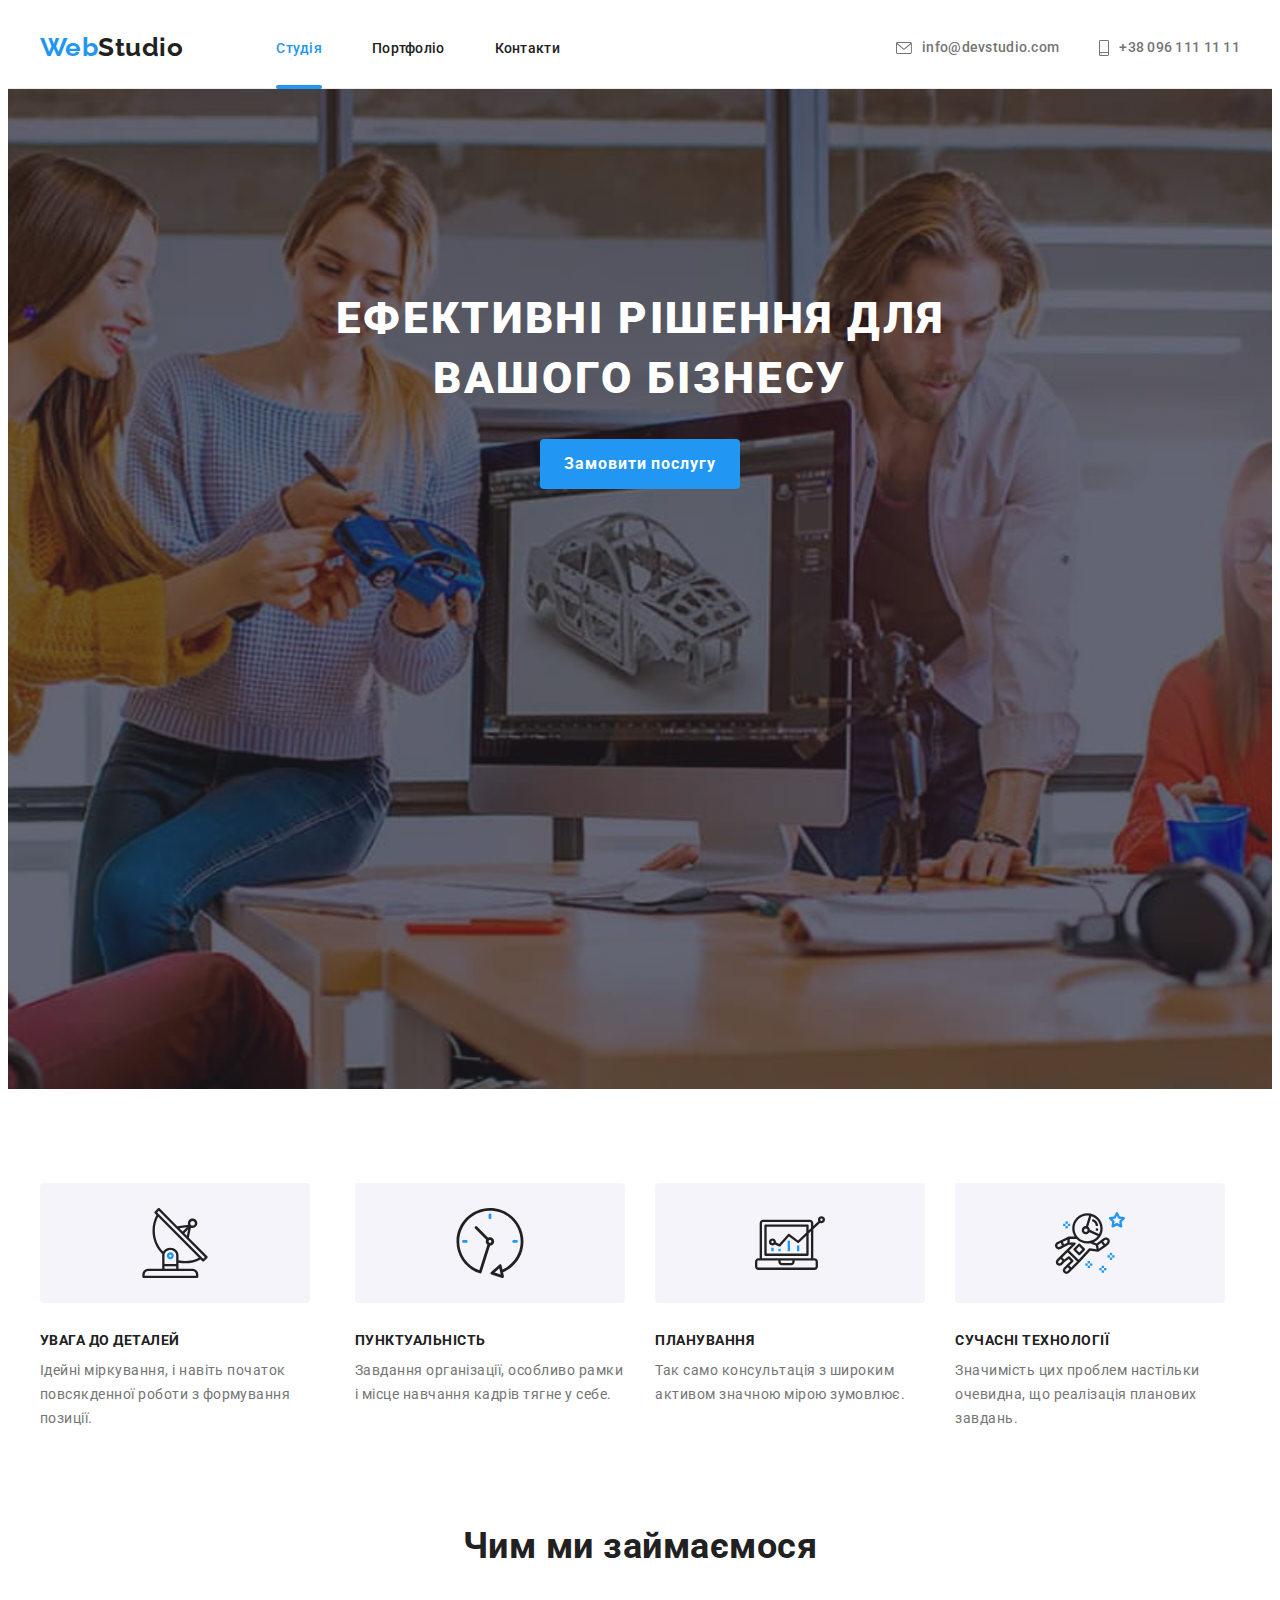
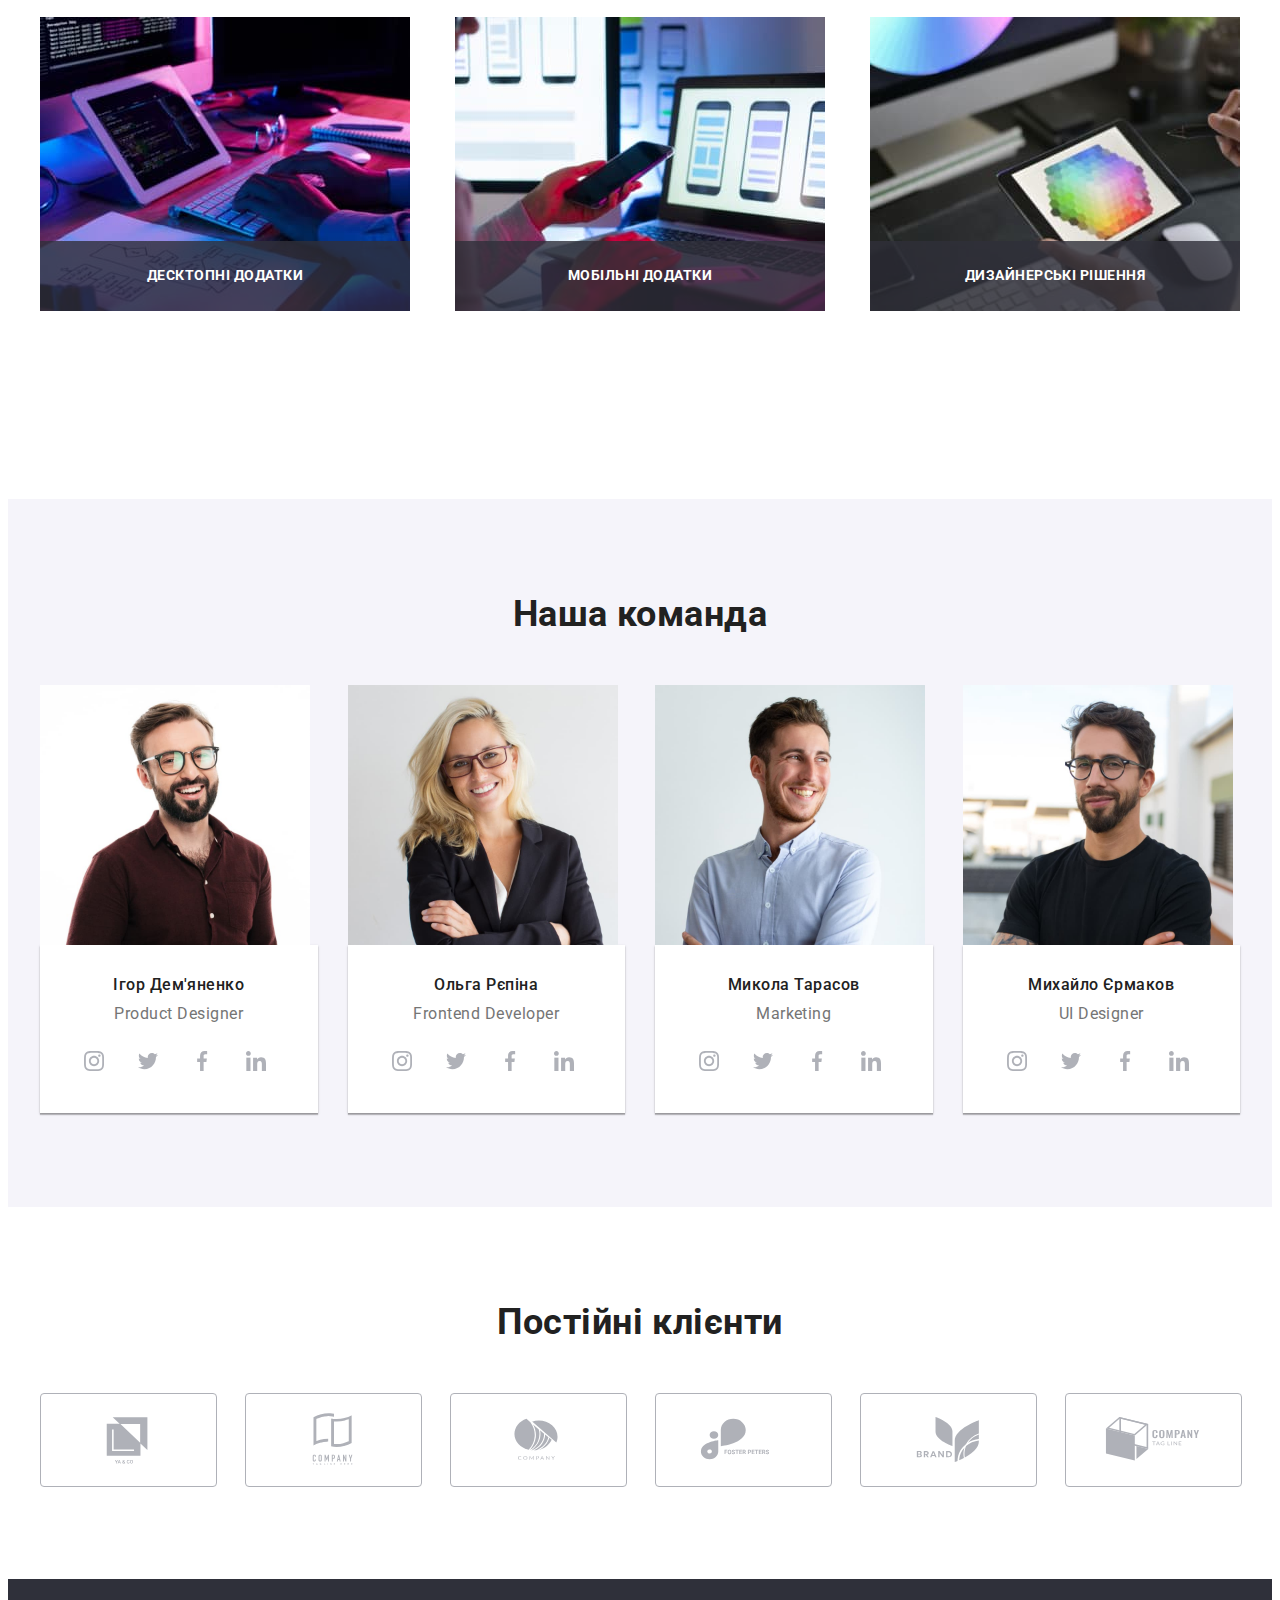
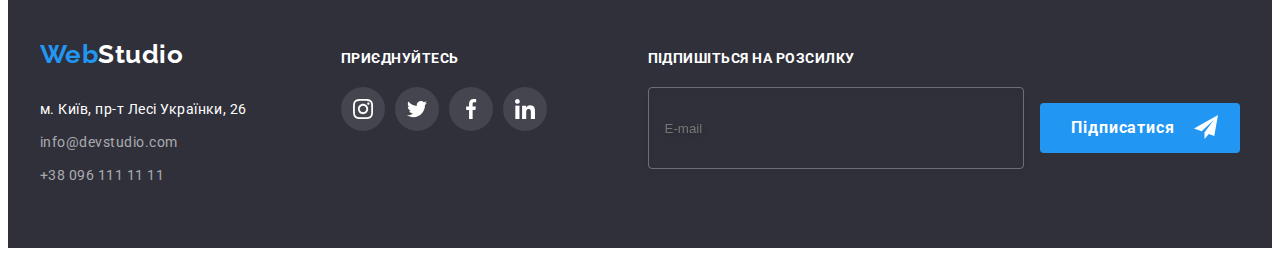
<file: index.html>
<!DOCTYPE html>
<html lang="uk">
  <head>
    <meta charset="UTF-8" />
    <meta http-equiv="X-UA-Compatible" content="IE=edge" />
    <meta name="viewport" content="width=device-width, initial-scale=1.0" />
    <title>WebStudio</title>
    <link href="https://fonts.googleapis.com/css2?family=Raleway:wght@700&family=Roboto:wght@400;500;700;900&display=swap" rel="stylesheet" />
    <link
      rel="stylesheet"
      href="https://cdnjs.cloudflare.com/ajax/libs/modern-normalize/1.1.0/modern-normalize.min.css"
      integrity="sha512-wpPYUAdjBVSE4KJnH1VR1HeZfpl1ub8YT/NKx4PuQ5NmX2tKuGu6U/JRp5y+Y8XG2tV+wKQpNHVUX03MfMFn9Q=="
      crossorigin="anonymous"
      referrerpolicy="no-referrer"
    />
    <link rel="stylesheet" href="./css/main.min.css" />
  </head>

  <body>
    <header class="header">
      <div class="container">
        <div class="header__container">
          <nav class="header__flex">
            <a lang="en" href="./index.html" class="logo">Web<span class="logo logo--accent">Studio</span></a>
            <ul class="header__nav">
              <li><a class="header__link header__link--current" href="./index.html">Студія</a></li>
              <li><a class="header__link" href="./portfolio.html">Портфоліо</a></li>
              <li><a class="header__link" href="#">Контакти</a></li>
            </ul>
          </nav>
          <ul class="header__contact">
            <li>
              <a class="header__contact-link" lang="en" href="mailto:info@devstudio.com">
                <svg width="16" height="12" class="mail">
                  <use href="./images/icons.svg#icon-envelope"></use>
                </svg>
                info@devstudio.com</a
              >
            </li>
            <li>
              <a class="header__contact-link" href="tel:+30961111111">
                <svg width="10" height="16" class="smartph">
                  <use href="./images/icons.svg#icon-phone"></use>
                </svg>
                +38 096 111 11 11
              </a>
            </li>
          </ul>
        </div>
      </div>
    </header>
    <main>
      <section class="hero">
        <h1 class="hero__title">
          Ефективні рішення для <br />
          вашого бізнесу
        </h1>
        <div class="hero__button">
          <button class="button" type="button" data-modal-open>Замовити послугу</button>
        </div>
      </section>

      <section class="features">
        <div class="container">
          <h2 hidden>Наші переваги</h2>
          <ul class="features__list">
            <li>
              <div class="fuatures__icons">
                <svg width="70" height="70">
                  <use href="./images/icons.svg#icon-antenna-1"></use>
                </svg>
              </div>
              <h3 class="features__caption">Увага до деталей</h3>
              <p class="features__p">Ідейні міркування, і навіть початок повсякденної роботи з формування позиції.</p>
            </li>
            <li>
              <div class="fuatures__icons">
                <svg width="70" height="70">
                  <use href="./images/icons.svg#icon-clock-1"></use>
                </svg>
              </div>
              <h3 class="features__caption">Пунктуальність</h3>
              <p class="features__p">Завдання організації, особливо рамки і місце навчання кадрів тягне у себе.</p>
            </li>
            <li>
              <div class="fuatures__icons">
                <svg width="70" height="70">
                  <use href="./images/icons.svg#icon-diagram-1"></use>
                </svg>
              </div>
              <h3 class="features__caption">Планування</h3>
              <p class="features__p">Так само консультація з широким активом значною мірою зумовлює.</p>
            </li>
            <li>
              <div class="fuatures__icons">
                <svg width="70" height="70">
                  <use href="./images/icons.svg#icon-astronaut-1"></use>
                </svg>
              </div>
              <h3 class="features__caption">Сучасні технології</h3>
              <p class="features__p">Значимість цих проблем настільки очевидна, що реалізація планових завдань.</p>
            </li>
          </ul>
        </div>
      </section>

      <section class="works">
        <div class="container">
          <h2 class="works__title">Чим ми займаємося</h2>
          <ul class="works__list">
            <li class="works__position">
              <img class="works__img" src="./images/tablet_and_keybord.jpg" alt="Руки набирають текст на планшеті за допомогою стаціонарної клавіатури" width="370" height="294" />
              <p class="works__cards">Десктопні додатки</p>
            </li>

            <li class="works__position">
              <img class="works__img" src="./images/smarthon_and_laptop.jpg" alt="Людина тримає телефон одночасно працюючи на ноутбуці" width="370" />
              <p class="works__cards">Мобільні додатки</p>
            </li>

            <li class="works__position">
              <img class="works__img" src="./images/tablet.jpg" alt="Людина працює в програмі на планшеті" width="370" />
              <p class="works__cards">Дизайнерські рішення</p>
            </li>
          </ul>
        </div>
      </section>
      <section class="staff">
        <div class="container">
          <h2 class="staff__title">Наша команда</h2>
          <ul class="staff__list">
            <li class="staff__cards">
              <img class="staff__img" src="./images/ihor.jpg" alt="Хлопець в окулярах посміхається" width="270" />
              <div class="staff__text">
                <h3 class="staff__caption">Ігор Дем'яненко</h3>
                <p class="staff__sub">Product Designer</p>
                <ul class="social">
                  <li class="social__items">
                    <a class="social__link" href="#">
                      <svg width="20" height="20">
                        <use href="./images/icons.svg#icon-instagram-2"></use>
                      </svg>
                    </a>
                  </li>
                  <li class="social__items">
                    <a class="social__link" href="#">
                      <svg width="20" height="20">
                        <use href="./images/icons.svg#icon-twitter-1"></use>
                      </svg>
                    </a>
                  </li>
                  <li class="social__items">
                    <a class="social__link" href="#">
                      <svg width="20" height="20">
                        <use href="./images/icons.svg#icon-facebook-1"></use>
                      </svg>
                    </a>
                  </li>
                  <li class="social__items">
                    <a class="social__link" href="#">
                      <svg width="20" height="20">
                        <use href="./images/icons.svg#icon-linkedin-1"></use>
                      </svg>
                    </a>
                  </li>
                </ul>
              </div>
            </li>
            <li class="staff__cards">
              <img class="staff__img" src="./images/olga.jpg" alt="Молода жінка в окулярах посміхається" width="270" />
              <div class="staff__text">
                <h3 class="staff__caption">Ольга Рєпіна</h3>
                <p class="staff__sub">Frontend Developer</p>
                <ul class="social">
                  <li class="social__items">
                    <a class="social__link" href="#">
                      <svg width="20" height="20">
                        <use href="./images/icons.svg#icon-instagram-2"></use>
                      </svg>
                    </a>
                  </li>
                  <li class="social__items">
                    <a class="social__link" href="#">
                      <svg width="20" height="20">
                        <use href="./images/icons.svg#icon-twitter-1"></use>
                      </svg>
                    </a>
                  </li>
                  <li class="social__items">
                    <a class="social__link" href="#">
                      <svg width="20" height="20">
                        <use href="./images/icons.svg#icon-facebook-1"></use>
                      </svg>
                    </a>
                  </li>
                  <li class="social__items">
                    <a class="social__link" href="#">
                      <svg width="20" height="20">
                        <use href="./images/icons.svg#icon-linkedin-1"></use>
                      </svg>
                    </a>
                  </li>
                </ul>
              </div>
            </li>
            <li class="staff__cards">
              <img class="staff__img" src="./images/mukola.jpg" alt="Хлопець посміхається дивлячись у сторону" width="270" />
              <div class="staff__text">
                <h3 class="staff__caption">Микола Тарасов</h3>
                <p class="staff__sub">Marketing</p>
                <ul class="social">
                  <li class="social__items">
                    <a class="social__link" href="#">
                      <svg width="20" height="20">
                        <use href="./images/icons.svg#icon-instagram-2"></use>
                      </svg>
                    </a>
                  </li>
                  <li class="social__items">
                    <a class="social__link" href="#">
                      <svg width="20" height="20">
                        <use href="./images/icons.svg#icon-twitter-1"></use>
                      </svg>
                    </a>
                  </li>
                  <li class="social__items">
                    <a class="social__link" href="#">
                      <svg width="20" height="20">
                        <use href="./images/icons.svg#icon-facebook-1"></use>
                      </svg>
                    </a>
                  </li>
                  <li class="social__items">
                    <a class="social__link" href="#">
                      <svg width="20" height="20">
                        <use href="./images/icons.svg#icon-linkedin-1"></use>
                      </svg>
                    </a>
                  </li>
                </ul>
              </div>
            </li>
            <li class="staff__cards">
              <img class="staff__img" src="./images/myhal.jpg" alt="Хлопець в окулярах зі складеними руками посміхається у камеру" width="270" />
              <div class="staff__text">
                <h3 class="staff__caption">Михайло Єрмаков</h3>
                <p class="staff__sub">UI Designer</p>
                <ul class="social">
                  <li class="social__items">
                    <a class="social__link" href="#">
                      <svg width="20" height="20">
                        <use href="./images/icons.svg#icon-instagram-2"></use>
                      </svg>
                    </a>
                  </li>
                  <li class="social__items">
                    <a class="social__link" href="#">
                      <svg width="20" height="20">
                        <use href="./images/icons.svg#icon-twitter-1"></use>
                      </svg>
                    </a>
                  </li>
                  <li class="social__items">
                    <a class="social__link" href="#">
                      <svg width="20" height="20">
                        <use href="./images/icons.svg#icon-facebook-1"></use>
                      </svg>
                    </a>
                  </li>
                  <li class="social__items">
                    <a class="social__link" href="#">
                      <svg width="20" height="20">
                        <use href="./images/icons.svg#icon-linkedin-1"></use>
                      </svg>
                    </a>
                  </li>
                </ul>
              </div>
            </li>
          </ul>
        </div>
      </section>
      <section class="clients">
        <div class="container">
          <h2 class="clients__title">Постійні клієнти</h2>
          <ul class="clients__list">
            <li class="clients__items">
              <a class="clients__link" href="#">
                <svg width="106" height="60">
                  <use href="./images/icons.svg#icon-ya-and-co-1"></use>
                </svg>
              </a>
            </li>
            <li class="clients__items">
              <a class="clients__link" href="#">
                <svg width="106" height="60">
                  <use href="./images/icons.svg#icon-company-taglinehere-1"></use>
                </svg>
              </a>
            </li>
            <li class="clients__items">
              <a class="clients__link" href="#">
                <svg width="106" height="60">
                  <use href="./images/icons.svg#icon-company-1"></use>
                </svg>
              </a>
            </li>
            <li class="clients__items">
              <a class="clients__link" href="#">
                <svg width="106" height="60">
                  <use href="./images/icons.svg#icon-foster-peters-1"></use>
                </svg>
              </a>
            </li>
            <li class="clients__items">
              <a class="clients__link" href="#">
                <svg width="106" height="60">
                  <use href="./images/icons.svg#icon-brand-1"></use>
                </svg>
              </a>
            </li>
            <li class="clients__items">
              <a class="clients__link" href="#">
                <svg width="106" height="60">
                  <use href="./images/icons.svg#icon-company-tagline-1"></use>
                </svg>
              </a>
            </li>
          </ul>
        </div>
      </section>
    </main>
    <footer class="footer">
      <div class="container">
        <div class="footer__flex">
          <div class="footer__logo">
            <a class="logo" lang="en" href="./index.html">Web<span class="logo logo--footer">Studio</span></a>
            <address class="address">
              <ul class="address__list">
                <li class="address__link">
                  <a class="address__map" href="https://goo.gl/maps/CPtrU1FHBa2aNyZL9" target="_blank" rel="noopener noreferrer nofollow">м. Київ, пр-т Лесі Українки, 26</a>
                </li>
                <li class="address__link">
                  <a class="address__contact" lang="en" href="mailto:info@devstudio.com">info@devstudio.com</a>
                </li>
                <li>
                  <a class="address__contact" href="tel:+380961111111">+38 096 111 11 11</a>
                </li>
              </ul>
            </address>
          </div>
          <div class="footer__socials">
            <p class="footer__p">приєднуйтесь</p>

            <ul class="social">
              <li class="social__items">
                <a class="social__footer" href="#">
                  <svg class="social-icons" width="20" height="20">
                    <use href="./images/icons.svg#icon-instagram-2"></use>
                  </svg>
                </a>
              </li>
              <li class="social__items">
                <a class="social__footer" href="#">
                  <svg width="20" height="20">
                    <use href="./images/icons.svg#icon-twitter-1"></use>
                  </svg>
                </a>
              </li>
              <li class="social__items">
                <a class="social__footer" href="#">
                  <svg width="20" height="20">
                    <use href="./images/icons.svg#icon-facebook-1"></use>
                  </svg>
                </a>
              </li>
              <li class="social__items">
                <a class="social__footer" href="#">
                  <svg width="20" height="20">
                    <use href="./images/icons.svg#icon-linkedin-1"></use>
                  </svg>
                </a>
              </li>
            </ul>
          </div>
          <div class="subscribes">
            <h2 class="footer__p">Підпишіться на розсилку</h2>

            <form name="form-subscribes" autocomplete="on">
              <label for="email-sub"></label>
              <input class="subscribes__input" id="email-sub" type="email" name="email-sub" placeholder="E-mail" required />
              <button class="subscribes__button" type="submit">
                Підписатися
                <svg class="icon-send" width="24" height="24">
                  <use href="./images/icons.svg#icon-icon-send"></use>
                </svg>
              </button>
            </form>
          </div>
        </div>
      </div>
    </footer>

    <div class="backdrop is-hidden" data-modal>
      <div class="modal">
        <button type="button" data-modal-close class="modal__closed button-close">
          <svg width="18" height="18">
            <use href="./images/icons.svg#icon-close-black-18dp-2-1-1"></use>
          </svg>
        </button>
        <h2 class="modal__title">Залиште свої дані, ми вам передзвонимо</h2>
        <form name="contact-form" autocomplete="on">
          <label class="modal__label" for="user-name">Ім'я</label>
          <div class="modal__field">
            <input class="modal__input" id="user-name" type="text" name="user-name" required />
            <svg class="modal__icon" width="18" height="18">
              <use href="./images/icons.svg#icon-user"></use>
            </svg>
          </div>

          <label class="modal__label" for="user-tel">Телефон</label>
          <div class="modal__field">
            <input class="modal__input" id="user-tel" type="tel" name="user-tel" required />
            <svg class="modal__icon" width="18" height="18">
              <use href="./images/icons.svg#icon-phone-modal"></use>
            </svg>
          </div>

          <label class="modal__label" for="user-email">Пошта</label>
          <div class="modal__field">
            <input class="modal__input" id="user-email" type="email" name="user-email" required />
            <svg class="modal__icon" width="18" height="18">
              <use href="./images/icons.svg#icon-email-modal"></use>
            </svg>
          </div>

          <label class="modal__label" for="user-comment">Коментар</label>
          <textarea class="modal__textarea" name="user-comment" id="user-comment" placeholder="Введіть текст"></textarea>

          <div class="checkbox">
            <input class="checkbox__input" id="term-checkbox" type="checkbox" name="term-checkbox" required />
            <svg class="checkbox__icon icon-check" width="16" height="15">
              <use href="./images/icons.svg#icon-Vector"></use>
            </svg>

            <label class="checkbox__title" for="term-checkbox">Погоджуюся з розсилкою та приймаю <a class="checkbox__link" href="#">Умови договору</a></label>
          </div>

          <button class="submit-button button" type="submit">Відправити</button>
        </form>
      </div>
    </div>

    <script src="./js/modal.js"></script>
  </body>
</html>
</file>
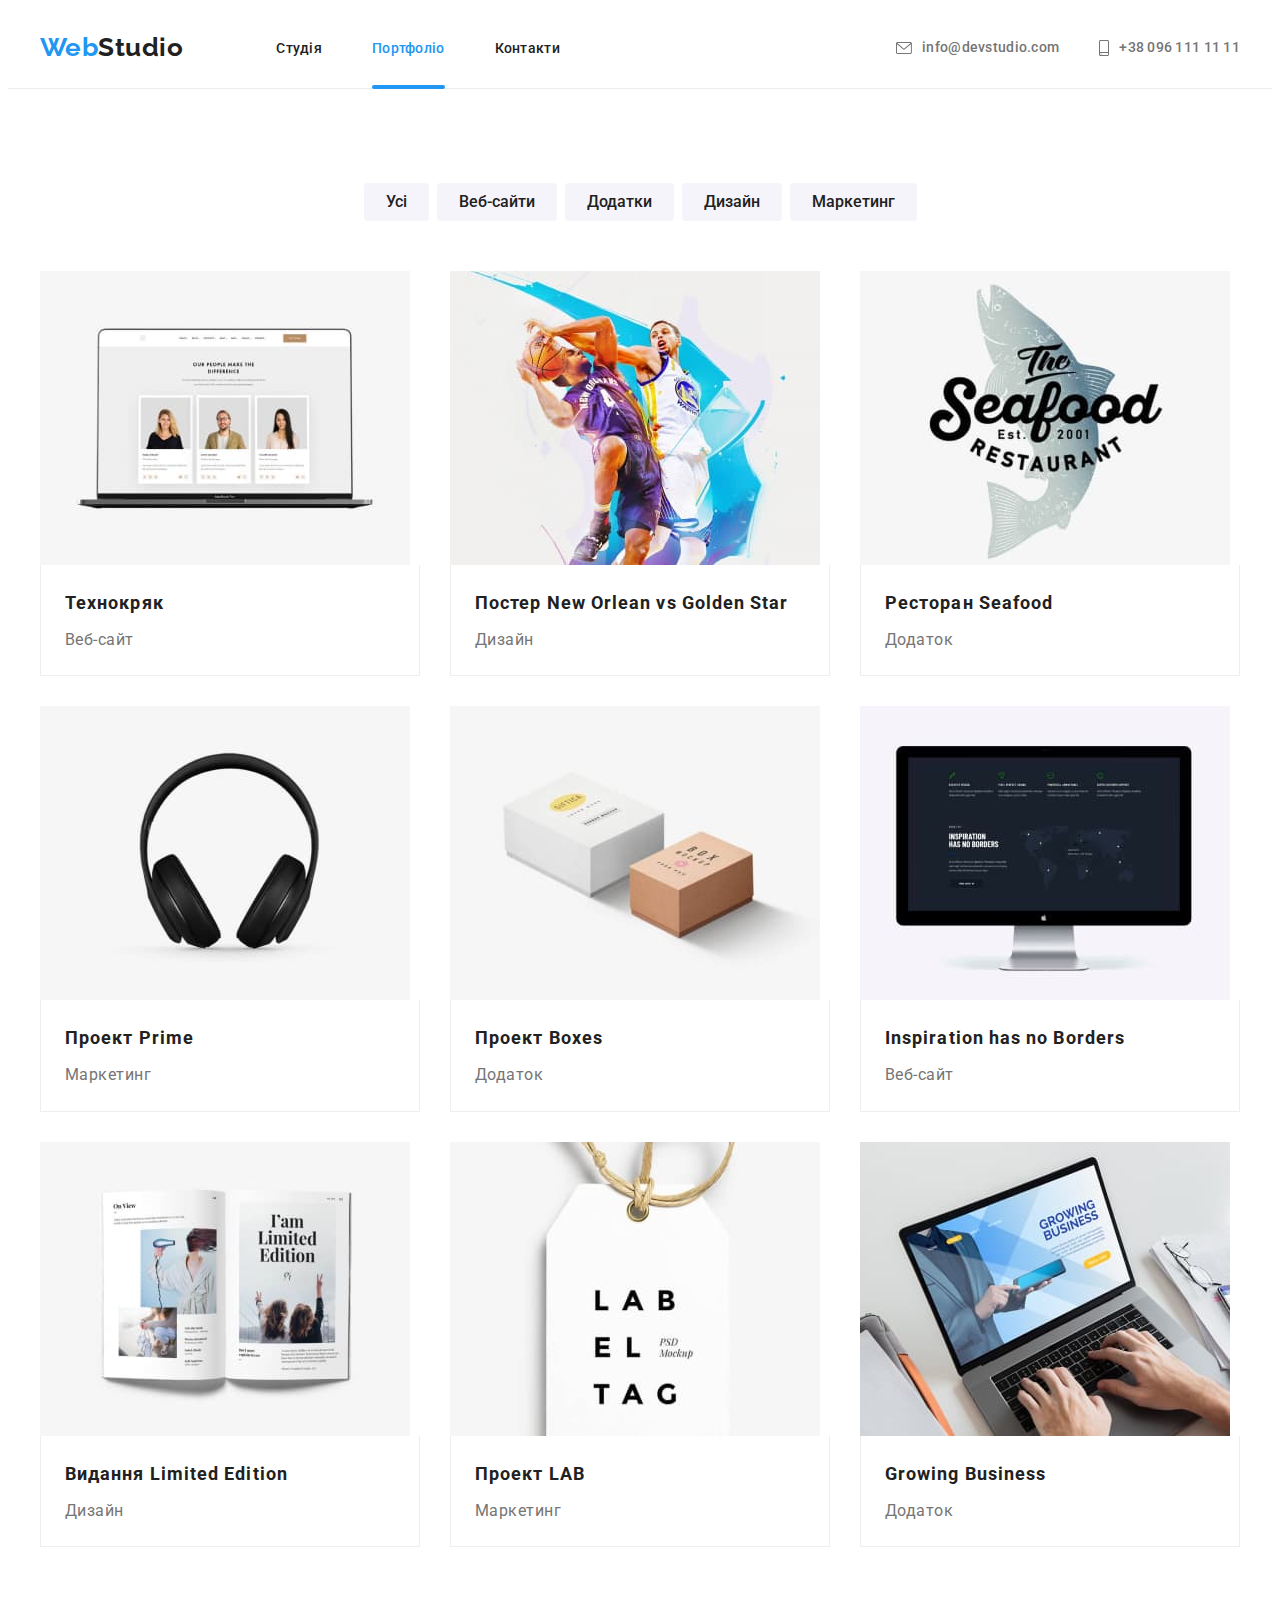
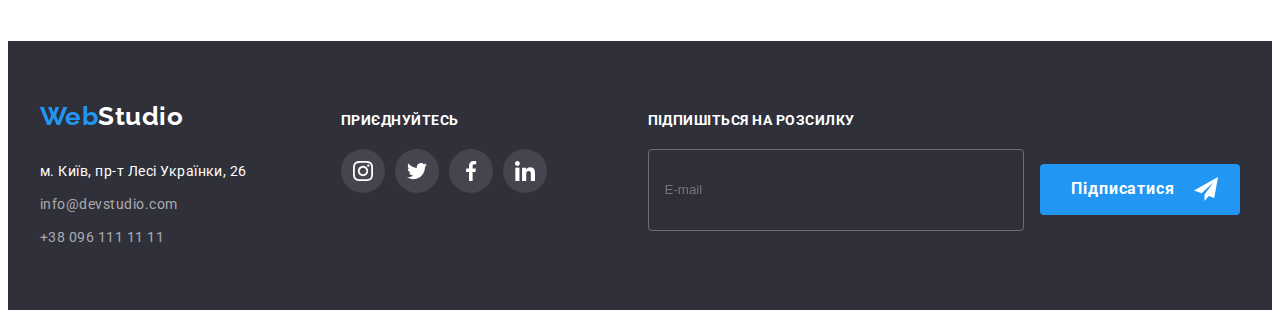
<file: portfolio.html>
<!DOCTYPE html>
<html lang="uk">
  <head>
    <meta charset="UTF-8" />
    <meta http-equiv="X-UA-Compatible" content="IE=edge" />
    <meta name="viewport" content="width=device-width, initial-scale=1.0" />
    <title>Портфоліо</title>
    <link rel="stylesheet" href="https://fonts.googleapis.com/css2?family=Raleway:wght@700&family=Roboto:wght@400;500;700;900&display=swap" />
    <link
      rel="stylesheet"
      href="https://cdnjs.cloudflare.com/ajax/libs/modern-normalize/1.1.0/modern-normalize.min.css"
      integrity="sha512-wpPYUAdjBVSE4KJnH1VR1HeZfpl1ub8YT/NKx4PuQ5NmX2tKuGu6U/JRp5y+Y8XG2tV+wKQpNHVUX03MfMFn9Q=="
      crossorigin="anonymous"
      referrerpolicy="no-referrer"
    />
    <link rel="stylesheet" href="./css/main.min.css" />
  </head>
  <body>
    <header class="header">
      <div class="container">
        <div class="header__container">
          <nav class="header__flex">
            <a lang="en" href="./index.html" class="logo">Web<span class="logo logo--accent">Studio</span></a>
            <ul class="header__nav">
              <li><a class="header__link" href="./index.html">Студія</a></li>
              <li><a class="header__link header__link--current" href="./portfolio.html">Портфоліо</a></li>
              <li><a class="header__link" href="#">Контакти</a></li>
            </ul>
          </nav>
          <ul class="header__contact">
            <li>
              <a class="header__contact-link" lang="en" href="mailto:info@devstudio.com">
                <svg width="16" height="12" class="mail">
                  <use href="./images/icons.svg#icon-envelope"></use>
                </svg>
                info@devstudio.com</a
              >
            </li>
            <li>
              <a class="header__contact-link" href="tel:+30961111111">
                <svg width="10" height="16" class="smartph">
                  <use href="./images/icons.svg#icon-phone"></use>
                </svg>
                +38 096 111 11 11
              </a>
            </li>
          </ul>
        </div>
      </div>
    </header>

    <main>
      <section class="main">
        <div class="container">
          <h1 hidden>Фільтри та портфоліо</h1>
          <ul class="main__list">
            <li>
              <button type="button" class="main__button">Усі</button>
            </li>
            <li>
              <button type="button" class="main__button">Веб-сайти</button>
            </li>
            <li>
              <button type="button" class="main__button">Додатки</button>
            </li>
            <li>
              <button type="button" class="main__button">Дизайн</button>
            </li>
            <li>
              <button type="button" class="main__button">Маркетинг</button>
            </li>
          </ul>
          <ul class="portfolio">
            <li class="card">
              <a href="">
                <div class="card__container">
                  <div class="card__text-overlay">
                    <p>Ресурс пропонує комплексні пропозиції з різним рівнем функціоналу та сервісів. Все це дозволить відвідувачу отримати вичерпні відомості про компанію чи приватну особу.</p>
                  </div>
                  <img class="card__img" src="./images/laptop_with_persons.jpg" alt="Ноутбук з фото-картками персоналу" width="370" />
                </div>
                <div class="card__text">
                  <h2 class="card__title">Технокряк</h2>
                  <p class="card__sub">Веб-сайт</p>
                </div>
              </a>
            </li>

            <li class="card">
              <a href="">
                <div class="card__container">
                  <div class="card__text-overlay">
                    <p>Ресурс пропонує комплексні пропозиції з різним рівнем функціоналу та сервісів. Все це дозволить відвідувачу отримати вичерпні відомості про компанію чи приватну особу.</p>
                  </div>
                  <img class="card__img" src="./images/basketball_players.jpg" alt="Хлопці, котрі грають у баскетбол" width="370" />
                </div>
                <div class="card__text">
                  <h2 class="card__title">Постер New Orlean vs Golden Star</h2>
                  <p class="card__sub">Дизайн</p>
                </div>
              </a>
            </li>

            <li class="card">
              <a href="">
                <div class="card__container">
                  <div class="card__text-overlay">
                    <p>Ресурс пропонує комплексні пропозиції з різним рівнем функціоналу та сервісів. Все це дозволить відвідувачу отримати вичерпні відомості про компанію чи приватну особу.</p>
                  </div>
                  <img class="card__img" src="./images/fish.jpg" alt="Риба на задньому фоні з назвою ресторана на передньому фоні" width="370" />
                </div>
                <div class="card__text">
                  <h2 class="card__title">Ресторан Seafood</h2>
                  <p class="card__sub">Додаток</p>
                </div>
              </a>
            </li>

            <li class="card">
              <a href="">
                <div class="card__container">
                  <div class="card__text-overlay">
                    <p>Ресурс пропонує комплексні пропозиції з різним рівнем функціоналу та сервісів. Все це дозволить відвідувачу отримати вичерпні відомості про компанію чи приватну особу.</p>
                  </div>

                  <img class="card__img" src="./images/headphones.jpg" alt="Накладні навушники" width="370" />
                </div>
                <div class="card__text">
                  <h2 class="card__title">Проект Prime</h2>
                  <p class="card__sub">Маркетинг</p>
                </div>
              </a>
            </li>

            <li class="card">
              <a href="">
                <div class="card__container">
                  <div class="card__text-overlay">
                    <p>Ресурс пропонує комплексні пропозиції з різним рівнем функціоналу та сервісів. Все це дозволить відвідувачу отримати вичерпні відомості про компанію чи приватну особу.</p>
                  </div>
                  <img class="card__img" src="./images/boxes.jpg" alt="Дві коробки різних розмірів" width="370" />
                </div>
                <div class="card__text">
                  <h2 class="card__title">Проект Boxes</h2>
                  <p class="card__sub">Додаток</p>
                </div>
              </a>
            </li>

            <li class="card">
              <a href="">
                <div class="card__container">
                  <div class="card__text-overlay">
                    <p>Ресурс пропонує комплексні пропозиції з різним рівнем функціоналу та сервісів. Все це дозволить відвідувачу отримати вичерпні відомості про компанію чи приватну особу.</p>
                  </div>
                  <img class="card__img" src="./images/the_stationary_screen.jpg" alt="Стіціонарний монітор з відкритою програмою" width="370" />
                </div>
                <div class="card__text">
                  <h2 class="card__title">Inspiration has no Borders</h2>
                  <p class="card__sub">Веб-сайт</p>
                </div>
              </a>
            </li>

            <li class="card">
              <a href="">
                <div class="card__container">
                  <div class="card__text-overlay">
                    <p>Ресурс пропонує комплексні пропозиції з різним рівнем функціоналу та сервісів. Все це дозволить відвідувачу отримати вичерпні відомості про компанію чи приватну особу.</p>
                  </div>
                  <img class="card__img" src="./images/magazine.jpg" alt="Розгорнутий журнал за статтею" width="370" />
                </div>
                <div class="card__text">
                  <h2 class="card__title">Видання Limited Edition</h2>
                  <p class="card__sub">Дизайн</p>
                </div>
              </a>
            </li>

            <li class="card">
              <a href="">
                <div class="card__container">
                  <div class="card__text-overlay">
                    <p>Ресурс пропонує комплексні пропозиції з різним рівнем функціоналу та сервісів. Все це дозволить відвідувачу отримати вичерпні відомості про компанію чи приватну особу.</p>
                  </div>
                  <img class="card__img" src="./images/tag.jpg" alt="Біла бірка з чорним надписом" width="370" />
                </div>
                <div class="card__text">
                  <h2 class="card__title">Проект LAB</h2>
                  <p class="card__sub">Маркетинг</p>
                </div>
              </a>
            </li>

            <li class="card">
              <a href="">
                <div class="card__container">
                  <div class="card__text-overlay">
                    <p>Ресурс пропонує комплексні пропозиції з різним рівнем функціоналу та сервісів. Все це дозволить відвідувачу отримати вичерпні відомості про компанію чи приватну особу.</p>
                  </div>
                  <img class="card__img" src="./images/laptop_and_hands.jpg" alt="Чоловічі руки набирають текст на клавіатурі ноутбука" width="370" />
                </div>
                <div class="card__text">
                  <h2 class="card__title">Growing Business</h2>
                  <p class="card__sub">Додаток</p>
                </div>
              </a>
            </li>
          </ul>
        </div>
      </section>
    </main>

    <footer class="footer">
      <div class="container">
        <div class="footer__flex">
          <div class="footer__logo">
            <a class="logo" lang="en" href="./index.html">Web<span class="logo logo--footer">Studio</span></a>
            <address class="address">
              <ul class="address__list">
                <li class="address__link">
                  <a class="address__map" href="https://goo.gl/maps/CPtrU1FHBa2aNyZL9" target="_blank" rel="noopener noreferrer nofollow">м. Київ, пр-т Лесі Українки, 26</a>
                </li>
                <li class="address__link">
                  <a class="address__contact" lang="en" href="mailto:info@devstudio.com">info@devstudio.com</a>
                </li>
                <li>
                  <a class="address__contact" href="tel:+380961111111">+38 096 111 11 11</a>
                </li>
              </ul>
            </address>
          </div>
          <div class="footer__socials">
            <p class="footer__p">приєднуйтесь</p>

            <ul class="social">
              <li class="social__items">
                <a class="social__footer" href="#">
                  <svg class="social-icons" width="20" height="20">
                    <use href="./images/icons.svg#icon-instagram-2"></use>
                  </svg>
                </a>
              </li>
              <li class="social__items">
                <a class="social__footer" href="#">
                  <svg width="20" height="20">
                    <use href="./images/icons.svg#icon-twitter-1"></use>
                  </svg>
                </a>
              </li>
              <li class="social__items">
                <a class="social__footer" href="#">
                  <svg width="20" height="20">
                    <use href="./images/icons.svg#icon-facebook-1"></use>
                  </svg>
                </a>
              </li>
              <li class="social__items">
                <a class="social__footer" href="#">
                  <svg width="20" height="20">
                    <use href="./images/icons.svg#icon-linkedin-1"></use>
                  </svg>
                </a>
              </li>
            </ul>
          </div>
          <div class="subscribes">
            <h2 class="footer__p">Підпишіться на розсилку</h2>

            <form name="form-subscribes" autocomplete="on">
              <label for="email-sub"></label>
              <input class="subscribes__input" id="email-sub" type="email" name="email-sub" placeholder="E-mail" required />
              <button class="subscribes__button" type="submit">
                Підписатися
                <svg class="icon-send" width="24" height="24">
                  <use href="./images/icons.svg#icon-icon-send"></use>
                </svg>
              </button>
            </form>
          </div>
        </div>
      </div>
    </footer>
  </body>
</html>
</file>
<file: css/main.min.css>
:root{--color-primery: #212121;--color-secondary: #757575;--color-accent: #2196f3;--color-white-bgc: #ffffff;--color-around-black-bgc: #2f303a;--color-around-white-bgc: #f5f5f5;--color-gray-bgc: #f5f4fa;--color-additional: #ffffff;--color-additional-second: rgba(255, 255, 255, 0.6);--color-button-accent: #188ce8;--color-icons: #afb1b8;--color-bgc-footer-icons: rgba(255, 255, 255, 0.1)}html{box-sizing:border-box}body{background-color:var(--color-white-bgc);color:var(--color-primery);font-family:Roboto,sans-serif;letter-spacing:.03em}.features,.works,.staff,.clients,.main{padding:94px 0}img{display:block}.header__nav,.header__contact,.features__list,.works__list,.staff__list,.clients__list,.address__list,.footer__social-list,.main__list,.portfolio{list-style:none;padding:0;margin:0}h1,h2,h3,h4,h5,h6,p{margin:0}ul{margin:0;padding:0;list-style-type:none}a{text-decoration:none}.button{color:var(--color-additional);background-color:var(--color-accent);font-family:inherit;font-weight:700;font-size:16px;line-height:1.88;letter-spacing:.06em;cursor:pointer;padding:10px 24px;border-radius:4px;border:none;transition:background-color 250ms cubic-bezier(0.4, 0, 0.2, 1)}.button:hover,.button:focus{background-color:var(--color-button-accent)}.main__list{display:flex;justify-content:center;margin-bottom:50px;gap:8px}.main__button{color:var(--color-primery);background-color:var(--color-gray-bgc);font-family:inherit;font-weight:500;font-size:16px;line-height:1.62;text-align:center;cursor:pointer;padding:6px 22px;border-radius:4px;border:none;transition:color 250ms cubic-bezier(0.4, 0, 0.2, 1),background-color 250ms cubic-bezier(0.4, 0, 0.2, 1),box-shadow 250ms cubic-bezier(0.4, 0, 0.2, 1)}.main__button:hover,.main__button:focus{color:var(--color-white-bgc);background-color:var(--color-accent);box-shadow:0px 3px 1px rgba(0,0,0,.1),0px 1px 2px rgba(0,0,0,.08),0px 2px 2px rgba(0,0,0,.12)}.features{padding-bottom:0}.features__list{display:flex;justify-content:center;gap:30px}.features__icons{width:270px;height:120px;background-color:var(--color-gray-bgc);margin-bottom:30px;display:flex;align-items:center;justify-content:center;border-radius:4px}.features__caption{font-weight:700;font-size:14px;line-height:1.14;text-transform:uppercase;width:270px;border-radius:4px;margin-bottom:10px}.features__p{color:var(--color-secondary);font-weight:normal;font-size:14px;line-height:1.71}.fuatures__icons{width:270px;height:120px;background-color:var(--color-gray-bgc);margin-bottom:30px;display:flex;align-items:center;justify-content:center;border-radius:4px}.portfolio{display:flex;gap:30px;flex-wrap:wrap}.card{flex-basis:calc((100% - 60px)/3)}.card__container{position:relative;overflow:hidden}.card__text{border:1px solid #eee;border-top:none;padding:20px 24px}.card__title{color:var(--color-primery);font-weight:700;font-size:18px;line-height:2;letter-spacing:.06em;margin-bottom:4px}.card__sub{color:var(--color-secondary);font-weight:400;font-size:16px;line-height:1.9}.card:hover,.card:focus{box-shadow:0px 1px 1px rgba(0,0,0,.12),0px 4px 4px rgba(0,0,0,.06),1px 4px 6px rgba(0,0,0,.16)}.card__text-overlay{position:absolute;left:0;bottom:0;width:100%;height:294px;transform:translateY(101%);transition:transform 250ms cubic-bezier(0.4, 0, 0.2, 1);background:rgba(33,150,243,.9);color:var(--color-additional);font-weight:400;font-size:18px;line-height:1.56;padding:63px 24px}.card:hover .card__text-overlay,.card:focus .card__text-overlay{transform:translateY(0)}.clients__title{font-weight:700;font-size:36px;line-height:1.17;text-align:center;margin-bottom:50px}.clients__list{display:flex;align-items:center;gap:30px}.clients__items{width:170px;height:92px;flex-basis:calc((100% - 150px)/6);align-items:center;justify-content:center}.clients__link{width:100%;height:100%;display:flex;align-items:center;justify-content:center;background-color:var(--color-additional);fill:var(--color-icons);border:1px solid #afb1b8;border-radius:4px;transition:fill 250ms cubic-bezier(0.4, 0, 0.2, 1),border-color 250ms cubic-bezier(0.4, 0, 0.2, 1)}.clients__link:hover,.clients__link:focus{fill:var(--color-accent);border-color:var(--color-accent)}.logo{color:var(--color-accent);text-decoration:none;font-family:raleway,sans-serif;font-weight:700;font-size:26px;line-height:1.19}.logo--accent{color:var(--color-primery)}.logo--footer{color:var(--color-additional);padding:60px 0}.footer__logo{width:231px}.hero{background-color:var(--color-around-black-bgc);padding:200px 0;max-width:1600px;height:600px;width:100%;margin-left:auto;margin-right:auto;background-image:linear-gradient(to right, rgba(47, 48, 58, 0.4), rgba(47, 48, 58, 0.4)),url("../images/people.jpg");background-position:center;background-repeat:no-repeat;background-size:cover}.hero__title{color:var(--color-additional);font-weight:900;font-size:44px;line-height:1.36;text-align:center;letter-spacing:.06em;text-transform:uppercase;margin-bottom:30px}.hero__button{display:flex;justify-content:center}.staff{background-color:var(--color-gray-bgc)}.staff__title{font-weight:700;font-size:36px;line-height:1.17;text-align:center;margin-bottom:50px}.staff__list{display:flex;justify-content:space-between;align-items:center;gap:30px}.staff__cards{flex-basis:calc((100% - 90px)/4)}.staff__caption{font-weight:500;font-size:16px;line-height:1.19;text-align:center;margin-bottom:10px}.staff__sub{color:var(--color-secondary);font-weight:400;font-size:16px;line-height:1.19;text-align:center;margin-bottom:16px}.staff__text{padding:30px 70px;background-color:#fff;box-shadow:0px 1px 3px rgba(0,0,0,.12),0px 1px 1px rgba(0,0,0,.14),0px 2px 1px rgba(0,0,0,.2)}.staff__text:nth-child(2){padding:30px 32px 30px 32px}.social{display:flex;align-items:center;gap:10px}.social__items{width:44px;height:44px}.social__link{width:100%;height:100%;display:flex;align-items:center;justify-content:center;border-radius:50%;background-color:var(--color-additional);fill:var(--color-icons);transition:background-color 250ms cubic-bezier(0.4, 0, 0.2, 1),fill 250ms cubic-bezier(0.4, 0, 0.2, 1)}.social__link:hover,.social__link:focus{background-color:var(--color-accent);fill:var(--color-additional)}.works__title{font-weight:700;font-size:36px;line-height:1.17;text-align:center;margin-bottom:50px}.works__list{display:flex;justify-content:space-between;align-items:center;gap:30px;margin-bottom:94px}.works__position{position:relative}.works__cards{position:absolute;bottom:0px;left:0;min-width:370px;background:rgba(47,48,58,.8);padding:27px 0;color:var(--color-additional);font-weight:700;font-size:14px;line-height:1.14;text-align:center;text-transform:uppercase}.container{width:1200px;margin-left:auto;margin-right:auto;padding-right:15px;padding-left:15px}.header{border-bottom:1px solid #ececec}.header__container{display:flex;justify-content:space-between;align-items:center}.header__flex{display:flex;align-items:center;flex-grow:1;padding-top:24px;padding-bottom:25px;gap:93px}.header__nav{display:flex;justify-content:flex-start;align-items:center;gap:50px}.header__link{position:relative;padding:28px 0;font-weight:500;font-size:14px;line-height:1.14;letter-spacing:.02em;text-decoration:none;color:var(--color-primery);transition:color 250ms cubic-bezier(0.4, 0, 0.2, 1)}.header__link--current{color:var(--color-accent);text-decoration:none}.header__link--current::after{content:"";position:absolute;bottom:-5px;left:0;width:100%;height:4px;border-radius:2px;background-color:var(--color-accent)}.header__contact{display:flex;gap:40px;align-items:center;font-weight:500;font-size:14px;line-height:1.14;letter-spacing:.02em;text-decoration:none}.header__contact-link{color:var(--color-secondary);text-decoration:none;display:flex;align-items:center;fill:var(--color-secondary);gap:10px;transition:fill 250ms cubic-bezier(0.4, 0, 0.2, 1),color 250ms cubic-bezier(0.4, 0, 0.2, 1)}.header__link:hover,.header__link:focus,.header__contact-link:hover,.header__contact-link:focus{color:var(--color-accent);fill:var(--color-accent)}.backdrop{position:fixed;width:100%;height:100%;top:0;left:0;background-color:rgba(0,0,0,.2);opacity:1;transition:opacity 250ms cubic-bezier(0.4, 0, 0.2, 1)}.modal{position:absolute;top:50%;left:50%;transform:translate(-50%, -50%) scale(1);transition:transform 250ms cubic-bezier(0.4, 0, 0.2, 1);background-color:var(--color-white-bgc);max-width:528px;max-height:581px;height:100%;width:100%;box-shadow:0px 1px 3px rgba(0,0,0,.12),0px 1px 1px rgba(0,0,0,.14),0px 2px 1px rgba(0,0,0,.2);border-radius:4px;padding:40px}.backdrop.is-hidden{opacity:0;pointer-events:none}.backdrop.is-hidden .modal{transform:translate(-50%, -50%) scale(0.9);transition:transform 250ms cubic-bezier(0.4, 0, 0.2, 1)}.modal__closed{display:flex;position:absolute;top:8px;right:8px;width:30px;height:30px;justify-content:center;align-items:center;margin-bottom:2px}.button-close{width:30px;height:30px;color:#000;background-color:#fff;border-radius:50%;border:1px solid rgba(0,0,0,.1);cursor:pointer}.button-close:focus,.button-close:hover{fill:var(--color-accent)}.modal__title{font-weight:700;font-size:20px;line-height:1.15;text-align:center;color:var(--color-primery);margin-bottom:12px}.modal__label{display:flex;font-weight:400;font-size:12px;line-height:1.17;letter-spacing:.01em;color:var(--color-secondary);margin-bottom:4px}.modal__input{height:40px;width:100%;border:1px solid rgba(33,33,33,.2);border-radius:4px;outline:none;padding:0 12px 0 42px;transition:border-color 250ms cubic-bezier(0.4, 0, 0.2, 1)}.modal__input:hover,.modal__input:focus,.modal__textarea:hover,.modal__textarea:focus{border-color:var(--color-accent)}.modal__input:focus+.modal__icon,.modal__input:hover+.modal__icon{fill:var(--color-accent)}.modal__field{position:relative;margin-bottom:10px}.modal__icon{position:absolute;top:50%;left:12px;margin-bottom:14px;transform:translateY(-50%);transition:fill 250ms cubic-bezier(0.4, 0, 0.2, 1)}.modal__textarea{width:100%;height:120px;border:1px solid rgba(33,33,33,.2);border-radius:4px;padding:12px 16px;margin-bottom:16px;resize:none;outline:none;transition:border-color 250ms cubic-bezier(0.4, 0, 0.2, 1)}.modal__textarea::-moz-placeholder{font-size:12px;line-height:1.17}.modal__textarea:-ms-input-placeholder{font-size:12px;line-height:1.17}.modal__textarea::placeholder{font-size:12px;line-height:1.17}.checkbox{margin-bottom:30px;display:flex;margin-left:12px}.checkbox__link{color:var(--color-accent);text-decoration:underline}.checkbox__title{position:relative;color:var(--color-secondary);font-weight:400;font-size:14px;line-height:1.7;padding-left:24px}.checkbox__input{-webkit-appearance:none;-moz-appearance:none;appearance:none;transition:fill 250ms cubic-bezier(0.4, 0, 0.2, 1),background-color 250ms cubic-bezier(0.4, 0, 0.2, 1),border-color 250ms cubic-bezier(0.4, 0, 0.2, 1)}.checkbox__icon{position:absolute;margin:4px 7px 0 0;transition:fill 250ms cubic-bezier(0.4, 0, 0.2, 1),background-color 250ms cubic-bezier(0.4, 0, 0.2, 1),border-color 250ms cubic-bezier(0.4, 0, 0.2, 1)}.icon-check{fill:rgba(0,0,0,0);border:2px solid #000;border-radius:2px}.checkbox__input:checked+.checkbox__icon{fill:var(--color-additional);background-color:var(--color-accent);border-color:var(--color-accent)}.submit-button{display:block;margin:0 auto;width:200px;height:50px;padding:10px 52px}.footer{background-color:var(--color-around-black-bgc);padding:60px 0}.footer__flex{display:flex;align-items:baseline}.footer__socials{margin-left:70px}.footer__p{font-weight:700;font-size:14px;line-height:1.14;text-transform:uppercase;color:var(--color-additional);margin-bottom:20px}.address{font-family:"Roboto",sans-serif;font-style:normal;font-size:14px;line-height:1.71;text-decoration:none;margin-top:28px}.address__link{margin-bottom:9px}.address__map{color:var(--color-additional);text-decoration:none;transition:color 250ms cubic-bezier(0.4, 0, 0.2, 1)}.address__contact{color:var(--color-additional-second);text-decoration:none;transition:color 250ms cubic-bezier(0.4, 0, 0.2, 1)}.address__map:hover,.address__map:focus,.address__contact:hover,.address__contact:focus{color:var(--color-accent)}.social__footer{width:100%;height:100%;display:flex;align-items:center;justify-content:center;border-radius:50%;background-color:var(--color-bgc-footer-icons);fill:var(--color-additional);transition:background-color 250ms cubic-bezier(0.4, 0, 0.2, 1),fill 250ms cubic-bezier(0.4, 0, 0.2, 1)}.social__footer:hover,.social__footer:focus{background-color:var(--color-accent);fill:var(--color-additional)}.subscribes{margin-left:auto}.subscribes__input{width:358px;height:50px;border:1px solid rgba(255,255,255,.3);filter:drop-shadow(0px 4px 4px rgba(0, 0, 0, 0.15));border-radius:4px;background-color:rgba(0,0,0,0);padding:15px 0 15px 16px}.form-subscribes{display:flex;justify-content:center}.subscribes__button{position:relative;color:var(--color-additional);background-color:var(--color-accent);font-family:inherit;font-weight:700;font-size:16px;line-height:1.88;letter-spacing:.06em;cursor:pointer;width:200px;padding:10px 62px 10px 28px;border-radius:4px;border:none;margin-left:12px;transition:background-color 250ms cubic-bezier(0.4, 0, 0.2, 1)}.subscribes__button:hover,.subscribes__button:focus{background-color:var(--color-button-accent)}.icon-send{position:absolute;fill:var(--color-additional);top:25%;right:22px;width:24px;height:24px}/*# sourceMappingURL=main.min.css.map */
</file>
